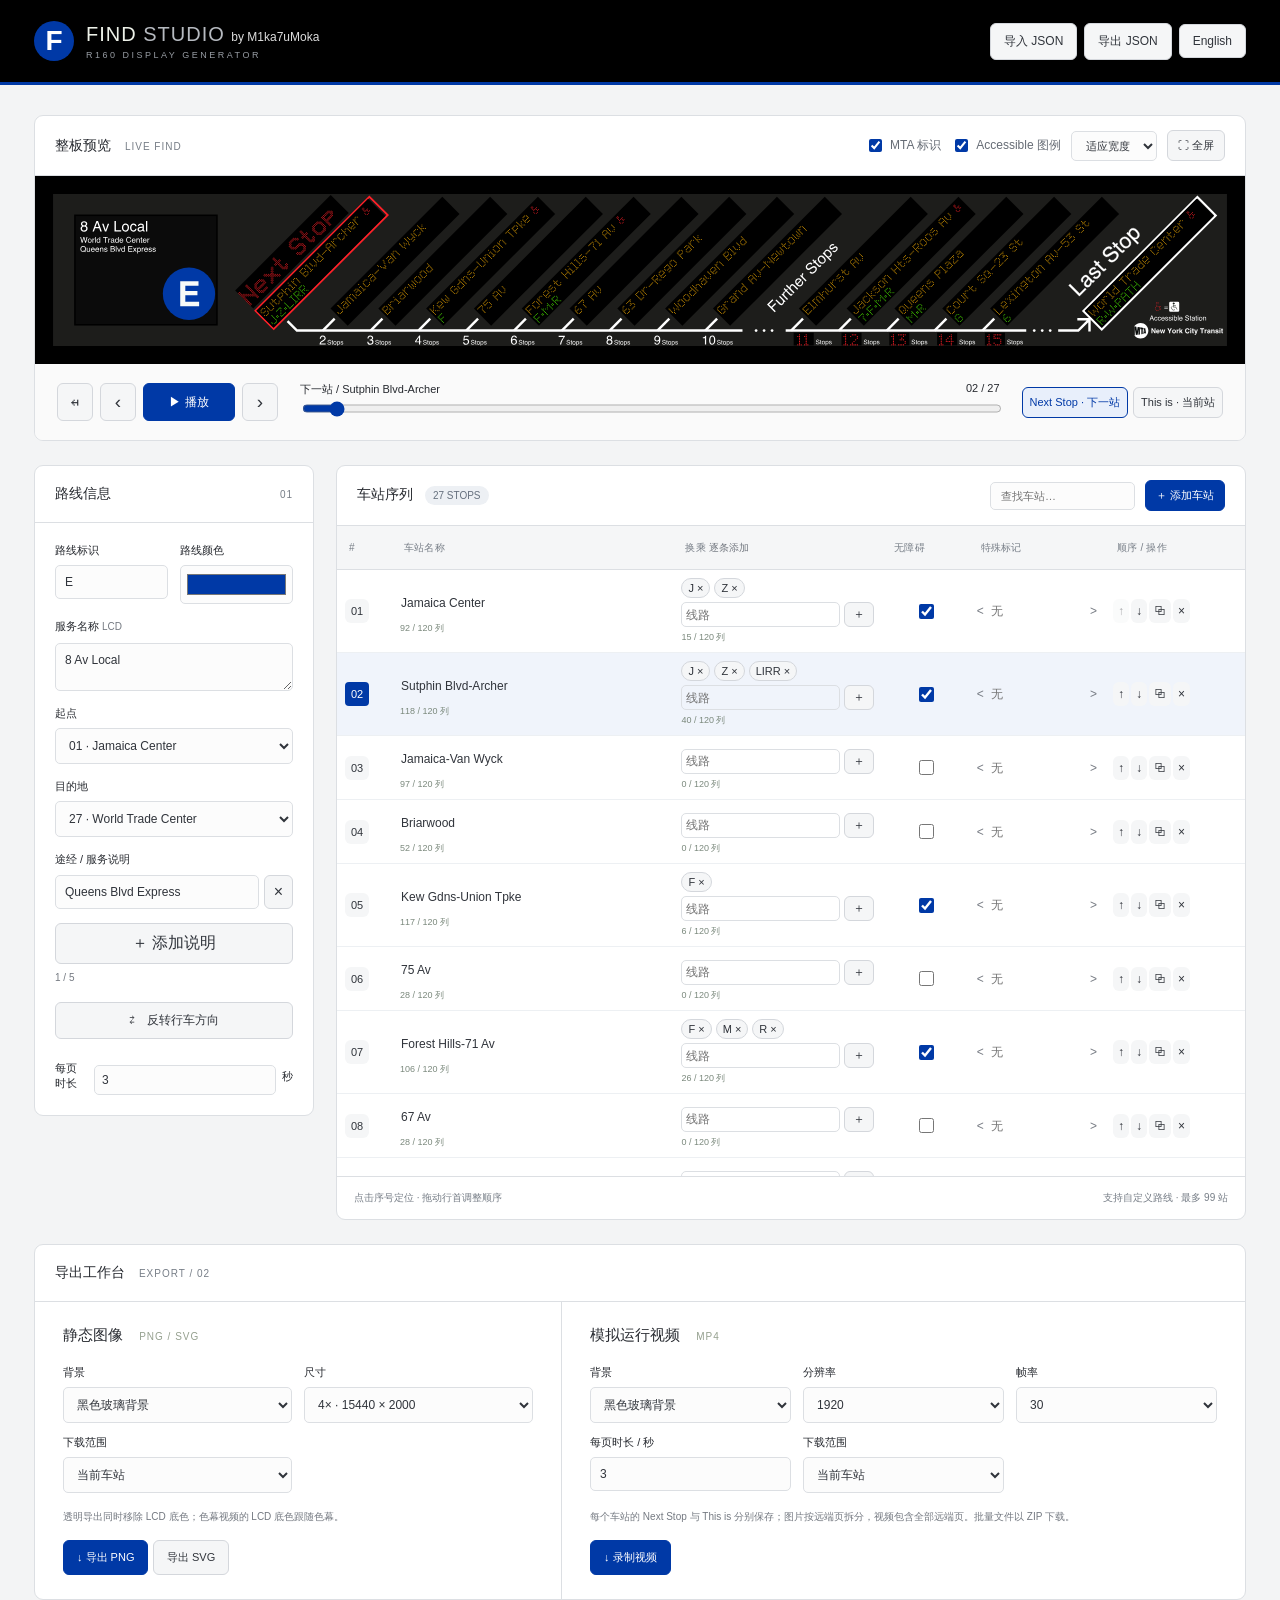
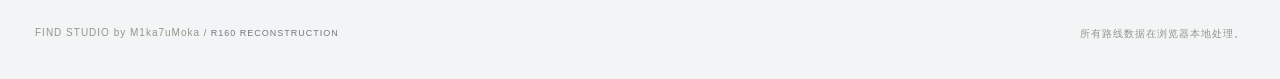
<file: index.html>
<!doctype html><html lang="zh-CN"><head><meta charset="utf-8"><meta name="viewport" content="width=device-width,initial-scale=1"><meta name="theme-color" content="#000000"><title>R160 FIND Studio</title><meta name="description" content="R160 FIND 显示生成器。编辑路线、逐点预览，导出高清图片和视频。"><link rel="stylesheet" href="style.css?v=12"></head><body>
<header><a class="brand" href="./"><span class="brandmark">F</span><span>FIND <b>STUDIO</b> <span class="byline">by M1ka7uMoka</span><small>R160 DISPLAY GENERATOR</small></span></a><div class="header-right"><button id="import">导入 JSON</button><button id="json">导出 JSON</button><button id="language" type="button" aria-label="Switch language">English</button></div></header>
<main><span id="save-state" hidden></span>
<section class="preview-card"><div class="sectionbar"><span><b>整板预览</b> <span class="muted">LIVE FIND</span></span><div><label class="inline"><input id="show-logo" type="checkbox" checked> MTA 标识</label><label class="inline"><input id="show-accessible" type="checkbox" checked> Accessible 图例</label><select id="zoom" aria-label="预览缩放"><option value="1">适应宽度</option><option value="2">2× 检查</option><option value="4">4× 检查</option></select><button id="fullscreen" title="全屏预览">⛶ 全屏</button></div></div><div class="display-well" id="well"><div id="display"></div></div>
<div class="transport"><div class="transport-buttons"><button id="restart" title="回到首站">↤</button><button id="back" title="上一站">‹</button><button class="primary play" id="play">▶ 播放</button><button id="forward" title="下一站">›</button></div><div class="seek"><label for="seek"><span id="current-label"></span><span id="counter"></span></label><input id="seek" type="range" min="0" value="1"></div><div class="mode-buttons" role="group" aria-label="显示界面"><button type="button" data-mode="next" aria-pressed="true">Next Stop · 下一站</button><button type="button" data-mode="this" aria-pressed="false">This is · 当前站</button></div><select hidden id="mode" aria-label="显示状态"><option value="next">Next Stop · 下一站</option><option value="this">This is · 当前站</option></select></div></section>
<div class="editor-layout"><aside><section class="card"><div class="sectionbar"><b>路线信息</b><span class="muted">01</span></div><div class="form"><div class="field-pair"><label>路线标识<input id="bullet" maxlength="5"></label><label>路线颜色<input id="color" type="color"></label></div><label>服务名称 <span class="hint">LCD</span><textarea id="service" rows="2"></textarea></label><label>起点<select id="origin"></select></label><label>目的地<select id="destination"></select></label><div class="service-notes"><label>途经 / 服务说明</label><div id="via-list"></div><button type="button" id="add-via">＋ 添加说明</button><small id="via-count"></small></div><button class="reverse" id="reverse">⇄　反转行车方向</button><label class="timing">每页时长 <input id="farSeconds" type="number" min="1" max="20"> 秒</label></div></section>
</aside>
<section class="card stations"><div class="sectionbar"><span><b>车站序列</b> <span id="station-count" class="count"></span></span><div><input id="search" type="search" placeholder="查找车站…" aria-label="查找车站"><button id="add" class="primary">＋ 添加车站</button></div></div><div class="table-scroll"><table><thead><tr><th class="num">#</th><th>车站名称</th><th>换乘 <span class="hint">逐条添加</span></th><th>无障碍</th><th>特殊标记</th><th class="actions">顺序 / 操作</th></tr></thead><tbody id="rows"></tbody></table></div><div class="table-footer"><span>点击序号定位 · 拖动行首调整顺序</span><span>支持自定义路线 · 最多 99 站</span></div><p id="glyph-warning" role="status"></p></section></div>
<section class="card export-card"><div class="sectionbar"><span><b>导出工作台</b> <span class="muted">EXPORT / 02</span></span></div><div class="exports"><div><h2>静态图像 <span>PNG / SVG</span></h2><div class="export-fields"><label>背景<select id="image-bg"><option value="black">黑色玻璃背景</option><option value="transparent">透明 · Alpha 通道</option></select></label><label>尺寸<select id="image-scale"><option value="1">1× · 3860 × 500</option><option value="2">2× · 7720 × 1000</option><option value="4" selected>4× · 15440 × 2000</option></select></label><label>下载范围<select id="image-scope"><option value="current">当前车站</option><option value="all">全部车站</option></select></label></div><p class="hint">透明导出同时移除 LCD 底色；色幕视频的 LCD 底色跟随色幕。</p><button class="primary" id="png">↓ 导出 PNG</button> <button id="svg">导出 SVG</button> <button id="cancel-images" hidden>取消导出</button><span id="image-progress" role="status"></span></div><div><h2>模拟运行视频 <span>MP4</span></h2><div class="export-fields"><label>背景<select id="video-bg"><option value="black">黑色玻璃背景</option><option value="key">自定义色幕</option></select></label><label id="key-field" hidden>色幕颜色<input id="key" type="color" value="#00ff00"></label><label>分辨率<select id="video-width"><option>1280</option><option selected>1920</option><option>2560</option><option>3840</option></select></label><label>帧率<select id="fps"><option>24</option><option selected>30</option><option>60</option></select></label><label>每页时长 / 秒<input id="duration" type="number" min="1" max="60" value="3"></label><label>下载范围<select id="video-scope"><option value="current">当前车站</option><option value="all">全部车站</option></select></label></div><p class="hint">每个车站的 Next Stop 与 This is 分别保存；图片按远端页拆分，视频包含全部远端页。批量文件以 ZIP 下载。</p><button class="primary" id="video">↓ 录制视频</button> <button id="cancel-video" hidden>取消录制</button><span id="video-progress" role="status"></span></div></div></section>
<footer><span>FIND STUDIO by M1ka7uMoka <span class="muted">/ R160 RECONSTRUCTION</span></span><span>所有路线数据在浏览器本地处理。</span></footer></main><div class="toast" id="toast" role="status" hidden></div><input id="file" type="file" accept="application/json,.json" hidden><script type="module" src="app.js?v=12"></script></body></html>
</file>
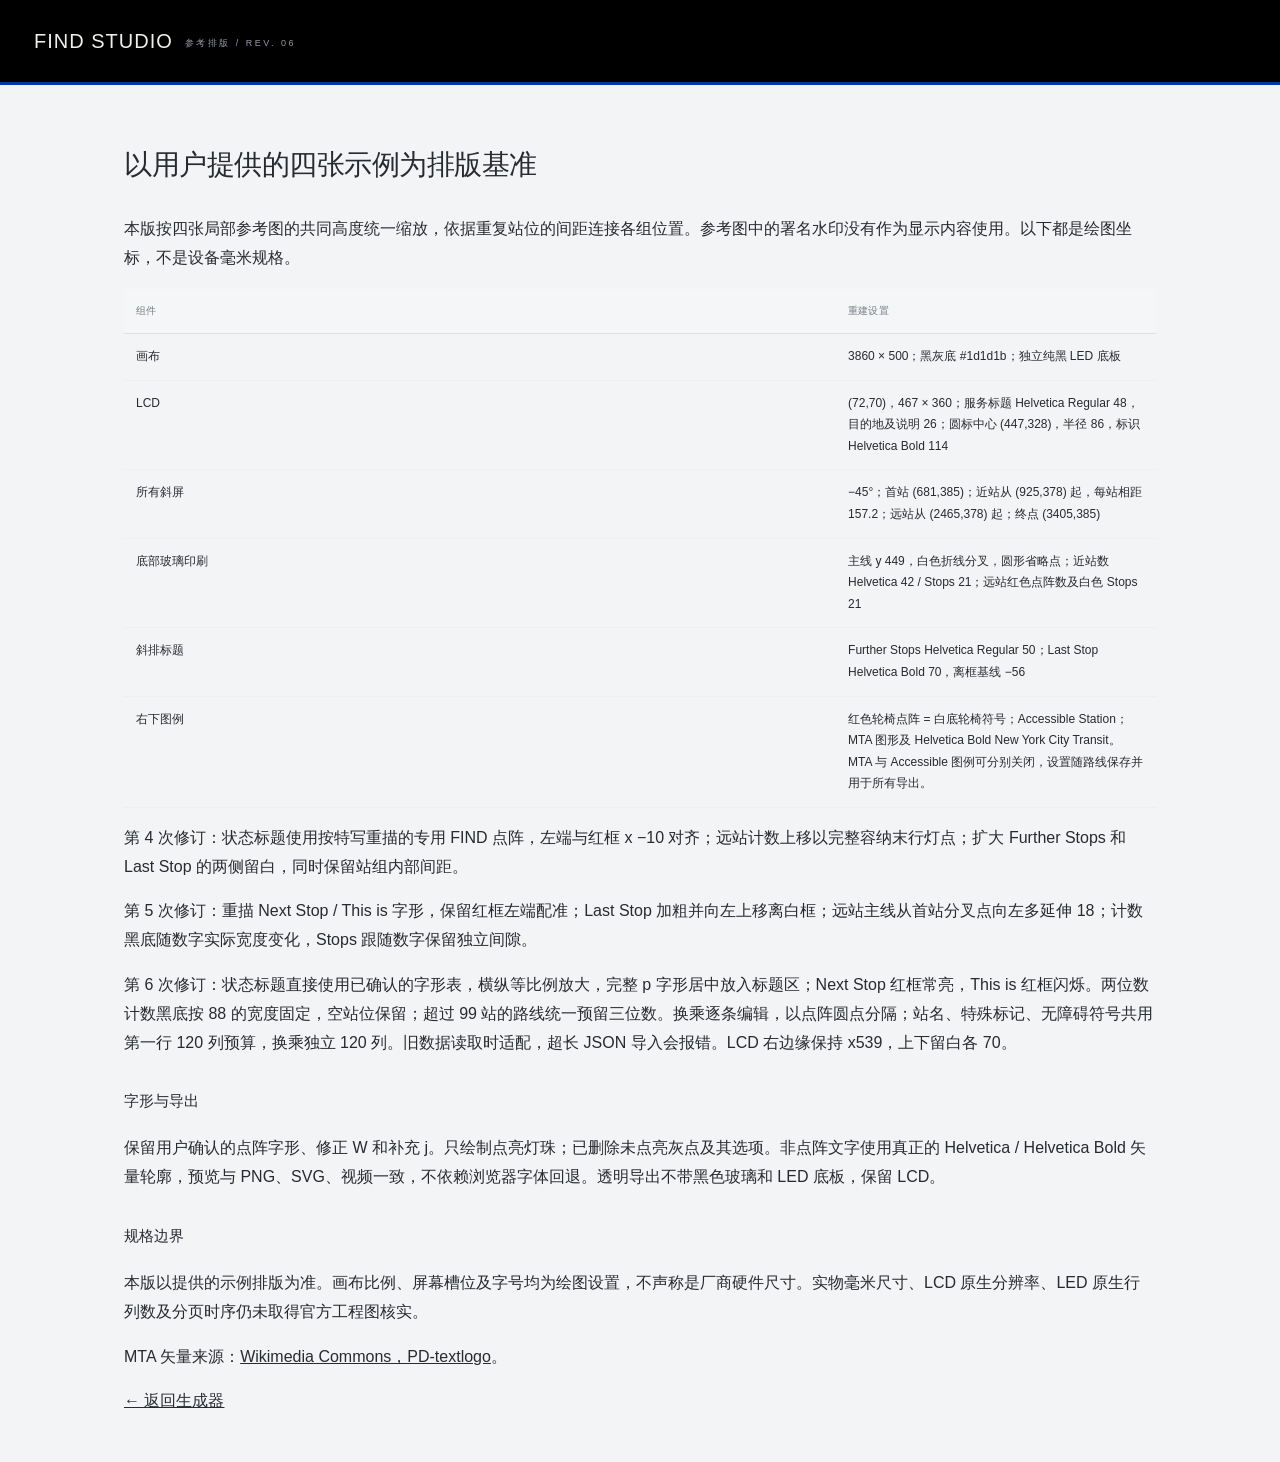
<file: calibration.html>
<!doctype html><html lang="zh-CN"><head><meta charset="utf-8"><meta name="viewport" content="width=device-width,initial-scale=1"><title>FIND · 参考排版记录</title><link rel="stylesheet" href="style.css"></head><body><header><a class="brand" href="./">FIND STUDIO <small>参考排版 / REV. 06</small></a></header><main class="calibration"><h1>以用户提供的四张示例为排版基准</h1><p>本版按四张局部参考图的共同高度统一缩放，依据重复站位的间距连接各组位置。参考图中的署名水印没有作为显示内容使用。以下都是绘图坐标，不是设备毫米规格。</p><table><thead><tr><th>组件</th><th>重建设置</th></tr></thead><tbody><tr><td>画布</td><td>3860 × 500；黑灰底 #1d1d1b；独立纯黑 LED 底板</td></tr><tr><td>LCD</td><td>(72,70)，467 × 360；服务标题 Helvetica Regular 48，目的地及说明 26；圆标中心 (447,328)，半径 86，标识 Helvetica Bold 114</td></tr><tr><td>所有斜屏</td><td>−45°；首站 (681,385)；近站从 (925,378) 起，每站相距 157.2；远站从 (2465,378) 起；终点 (3405,385)</td></tr><tr><td>底部玻璃印刷</td><td>主线 y 449，白色折线分叉，圆形省略点；近站数 Helvetica 42 / Stops 21；远站红色点阵数及白色 Stops 21</td></tr><tr><td>斜排标题</td><td>Further Stops Helvetica Regular 50；Last Stop Helvetica Bold 70，离框基线 −56</td></tr><tr><td>右下图例</td><td>红色轮椅点阵 = 白底轮椅符号；Accessible Station；MTA 图形及 Helvetica Bold New York City Transit。MTA 与 Accessible 图例可分别关闭，设置随路线保存并用于所有导出。</td></tr></tbody></table><p>第 4 次修订：状态标题使用按特写重描的专用 FIND 点阵，左端与红框 x −10 对齐；远站计数上移以完整容纳末行灯点；扩大 Further Stops 和 Last Stop 的两侧留白，同时保留站组内部间距。</p><p>第 5 次修订：重描 Next Stop / This is 字形，保留红框左端配准；Last Stop 加粗并向左上移离白框；远站主线从首站分叉点向左多延伸 18；计数黑底随数字实际宽度变化，Stops 跟随数字保留独立间隙。</p><p>第 6 次修订：状态标题直接使用已确认的字形表，横纵等比例放大，完整 p 字形居中放入标题区；Next Stop 红框常亮，This is 红框闪烁。两位数计数黑底按 88 的宽度固定，空站位保留；超过 99 站的路线统一预留三位数。换乘逐条编辑，以点阵圆点分隔；站名、特殊标记、无障碍符号共用第一行 120 列预算，换乘独立 120 列。旧数据读取时适配，超长 JSON 导入会报错。LCD 右边缘保持 x539，上下留白各 70。</p><h2>字形与导出</h2><p>保留用户确认的点阵字形、修正 W 和补充 j。只绘制点亮灯珠；已删除未点亮灰点及其选项。非点阵文字使用真正的 Helvetica / Helvetica Bold 矢量轮廓，预览与 PNG、SVG、视频一致，不依赖浏览器字体回退。透明导出不带黑色玻璃和 LED 底板，保留 LCD。</p><h2>规格边界</h2><p>本版以提供的示例排版为准。画布比例、屏幕槽位及字号均为绘图设置，不声称是厂商硬件尺寸。实物毫米尺寸、LCD 原生分辨率、LED 原生行列数及分页时序仍未取得官方工程图核实。</p><p>MTA 矢量来源：<a href="https://commons.wikimedia.org/wiki/File:MTA_NYC_logo.svg">Wikimedia Commons，PD-textlogo</a>。</p><p><a href="./">← 返回生成器</a></p></main></body></html>
</file>
<file: style.css>
:root{font-family:Helvetica,Arial,"PingFang SC",sans-serif;color:#1a2822;background:#f2f3ee;font-synthesis:none;--muted:#79827b;--border:#dce0d8;--green:#224c38;--amber:#e5b753}*{box-sizing:border-box}body{margin:0}button,input,select,textarea{font:inherit}button,select{cursor:pointer}button{border:1px solid var(--border);border-radius:6px;background:#fff;padding:9px 13px;color:#33463b;transition:background .15s}button:hover{background:#e8eee7}button:disabled{opacity:.4;cursor:default}input,select,textarea{border:1px solid var(--border);border-radius:5px;background:#fbfcf9;color:#24382c;padding:9px;min-width:0;outline:none}input:focus,select:focus,textarea:focus,button:focus-visible{border-color:#588065;box-shadow:0 0 0 2px #58806525}input[type=color]{padding:4px;height:39px;width:100%}input[type=checkbox]{accent-color:var(--green)}a{color:inherit}header{height:85px;background:#111d17;color:#edf1e8;display:flex;align-items:center;justify-content:space-between;padding:0 34px;gap:20px;border-bottom:3px solid var(--amber)}.brand{display:flex;align-items:center;gap:12px;text-decoration:none;font-size:20px;letter-spacing:2px}.brand b{font-weight:400;color:#a2afa6}.brand small{display:block;font-size:9px;letter-spacing:2.5px;margin-top:4px;color:#8c9d91}.brandmark{display:grid;place-items:center;width:40px;height:40px;background:#e7ba56;color:#111d17;border-radius:50%;font-size:28px;font-weight:bold;letter-spacing:0}.header-right{display:flex;align-items:center;gap:7px}.header-right button{font-size:12px;background:#1e2c24;color:#dae3db;border-color:#344239}.tag{font-size:11px;border:1px solid #48574b;padding:7px 10px;border-radius:20px;margin-right:15px;color:#c2d0c5}main{max-width:1920px;margin:auto;padding:30px 34px}.workspace-head{display:flex;justify-content:space-between;align-items:end;margin-bottom:26px}.eyebrow{color:#768376;font-size:10px;letter-spacing:2px;margin:0 0 12px}h1{font-size:28px;letter-spacing:-.5px;font-weight:500;margin:0 0 10px}.muted,.hint{color:var(--muted)}.muted{font-size:12px}.workspace-head p.muted{margin:0;font-size:13px}.ready{display:flex;align-items:center;gap:8px;font-size:11px;color:#768376}.ready>span:first-child{width:6px;height:6px;border-radius:50%;background:#4b8659}.card,.preview-card{background:#fff;border:1px solid var(--border);border-radius:9px;overflow:hidden}.sectionbar{min-height:57px;padding:14px 20px;border-bottom:1px solid var(--border);display:flex;align-items:center;justify-content:space-between;gap:14px;font-size:14px}.sectionbar>div{display:flex;align-items:center;gap:10px}.sectionbar .muted{margin-left:10px;font-size:10px;letter-spacing:1px}.inline{display:flex;align-items:center;gap:5px;font-size:12px;color:#657569}.sectionbar select,.sectionbar button{font-size:11px;padding:7px 10px}.display-well{padding:34px 30px 26px;background:#222925;overflow:auto;min-height:150px}.display-well:fullscreen{display:flex;align-items:center;padding:30px;background:#111}.display-well svg{width:100%;height:auto;display:block;filter:drop-shadow(0 12px 12px #0005)}#display{width:100%;flex-shrink:0;min-width:700px}.preview-caption{display:flex;justify-content:space-between;background:#222925;color:#88958b;padding:0 30px 20px;font-size:10px;letter-spacing:.3px}.transport{display:flex;gap:22px;align-items:center;padding:18px 22px;background:#fafbf8}.transport-buttons{display:flex;gap:7px}.transport-buttons button{min-width:36px;font-size:19px;padding:7px 10px}.transport-buttons .play{font-size:12px;width:92px}.primary{background:var(--green);color:#fff;border-color:var(--green)}.primary:hover{background:#356347}.seek{flex:1;min-width:120px}.seek label{display:flex;justify-content:space-between;font-size:11px}.seek input{width:100%;accent-color:var(--green);padding:0;height:19px}.transport select{font-size:11px}.timing{font-size:11px;display:flex;align-items:center;gap:6px;white-space:nowrap}.timing input{width:52px;padding:7px}.editor-layout{display:grid;grid-template-columns:280px 1fr;gap:22px;margin:24px 0}aside{display:flex;flex-direction:column;gap:18px}.form{padding:20px;display:flex;flex-direction:column;gap:15px}label{font-size:11px}label>input:not([type=checkbox]):not([type=range]),label>textarea,label>select{display:block;width:100%;margin-top:7px;font-size:12px}.field-pair{display:grid;grid-template-columns:1fr 1fr;gap:12px}textarea{resize:vertical}.form .hint{line-height:1.65;margin:0;font-size:10px}.form .timing input{display:inline;width:52px;margin:0}.reverse{margin:4px 0;background:#f1f4ed;width:100%;font-size:12px}.note{padding:19px;font-size:12px;line-height:1.8}.note p{color:#7a8279;font-size:11px}.note summary{cursor:pointer;font-size:11px}.count{display:inline-block;font-size:10px;background:#edf1e9;padding:4px 8px;border-radius:12px;margin-left:8px;color:#5a715e}.stations{display:flex;flex-direction:column}.stations .sectionbar input{font-size:11px;max-width:180px;padding:7px 10px}.table-scroll{overflow:auto;max-height:650px;flex:1}table{border-collapse:collapse;width:100%;font-size:12px;min-width:720px}thead{position:sticky;top:0;z-index:1;background:#f7f9f4}th{text-align:left;font-weight:400;font-size:10px;letter-spacing:.2px;color:#7b897d;padding:13px 12px;border-bottom:1px solid var(--border)}td{padding:8px 8px;border-bottom:1px solid #edf0e8;height:49px}td input{width:100%;border-color:transparent;background:transparent;padding:7px 4px;font-size:12px}td input:hover{border-color:var(--border)}td:nth-child(2){width:31%}td:nth-child(3){width:23%}td:nth-child(5){width:15%}td:nth-child(4){text-align:center}td input[type=checkbox]{width:15px;height:15px}.num{width:55px}.actions{width:140px}td .number{border:0;background:none;font-size:11px;padding:6px;color:#8b978c;cursor:grab}tr.active{background:#f1f6ed}tr.active .number{background:#27513b;color:white;border-radius:4px}.row-actions{display:flex;gap:2px}.row-actions button{padding:5px;border:0;background:transparent;font-size:12px;color:#879486}.row-actions button:hover{color:#254e38;background:#e6eee0}.row-actions button:last-child:hover{color:#b12b2b}.table-footer{display:flex;justify-content:space-between;padding:14px 17px;font-size:10px;color:#899386;border-top:1px solid var(--border)}#glyph-warning{margin:0;padding:0 17px 12px;font-size:11px;color:#9e6714}#glyph-warning:empty{display:none}.export-card{margin-top:20px}.exports{display:grid;grid-template-columns:1fr 1.3fr}.exports>div{padding:24px 28px}.exports>div+div{border-left:1px solid var(--border)}h2{font-size:15px;font-weight:500;margin:0 0 20px}h2 span{font-size:10px;color:#95a08f;letter-spacing:1px;margin-left:12px}.export-fields{display:grid;grid-template-columns:repeat(3,1fr);gap:12px}.exports>div:first-child .export-fields{grid-template-columns:1fr 1fr}.hint{font-size:10px;line-height:1.7}.exports button{font-size:11px}.exports p{min-height:34px;margin:15px 0}#video-progress{font-size:11px;margin-left:10px;color:#59785e}footer{display:flex;justify-content:space-between;padding:27px 1px 8px;color:#8e988b;font-size:10px;letter-spacing:1px}footer .muted{font-size:9px}.toast{position:fixed;bottom:25px;left:50%;transform:translateX(-50%);background:#193a28;color:white;border-radius:7px;padding:13px 22px;box-shadow:0 8px 30px #0003;font-size:13px;z-index:10;max-width:90vw}@media(min-width:1600px){.display-well{padding:45px 35px 35px}.editor-layout{grid-template-columns:300px 1fr}}@media(max-width:1100px){header{padding:0 20px}.tag{display:none}.editor-layout{grid-template-columns:235px 1fr}main{padding:25px 20px}.transport{gap:10px}.transport .timing{display:none}.exports{grid-template-columns:1fr 1fr}.export-fields{grid-template-columns:repeat(2,1fr)}}@media(max-width:760px){header{height:auto;padding:18px;flex-wrap:wrap}.header-right{flex-wrap:wrap}.header-right button{font-size:10px}.workspace-head .ready{display:none}main{padding:20px 12px}h1{font-size:24px}.editor-layout,.exports{grid-template-columns:1fr}aside{display:grid;grid-template-columns:1fr}.note{display:none}.form{display:grid;grid-template-columns:1fr 1fr}.form .hint{grid-column:1/-1}.transport{flex-wrap:wrap}.seek{order:3;flex-basis:100%}.preview-caption{font-size:8px;gap:12px;padding:0 15px 15px}.display-well{padding:25px 15px}.sectionbar{padding:12px}.stations .sectionbar{flex-wrap:wrap}.exports>div+div{border-left:0;border-top:1px solid var(--border)}footer{letter-spacing:0;font-size:8px}.sectionbar>div{gap:5px}.inline{font-size:10px}}

.unlit-export{margin-top:16px;color:#536756}.preview-card .sectionbar{flex-wrap:wrap}.preview-card .sectionbar>div{flex-wrap:wrap}.calibration{max-width:1100px;line-height:1.8}.calibration table{min-width:0}.calibration td{height:auto;vertical-align:top;padding:12px}.calibration img{width:100%;height:auto}.calibration h1{margin:25px 0}.calibration h2{margin-top:30px}

.transfer-chips{display:flex;flex-wrap:wrap;gap:4px}.transfer-chip{padding:3px 6px;font-size:11px;border-radius:12px;background:#edf2e8}.transfer-add{display:flex;gap:4px;margin-top:4px}.transfer-add input{width:90px;flex:1;border-color:var(--border);padding:4px}.transfer-add button{padding:3px 8px}.transfer-editor small,td [data-width]{font-size:9px;color:#7b897d;display:block;margin-top:4px}.mode-buttons{display:flex;gap:5px;flex-wrap:wrap}.mode-buttons button{font-size:11px;padding:7px}.transport{flex-wrap:wrap}

/* Neutral controls with A/C/E blue for selected and primary actions. */
:root{color:#272a30;background:#f3f4f5;--green:#0039a6;--amber:#0039a6;--muted:#747981;--border:#dcdfe3}header{background:#000;border-bottom-color:#0039a6}.brandmark{background:#0039a6;color:#fff}.brand .byline{font-size:12px;letter-spacing:0;white-space:nowrap;color:#ddd}.brand b{color:#b6bac0}.brand small{color:#969ba2}.brand{letter-spacing:1px}.header-right{flex-wrap:wrap}
.header-right button,button,.reverse,td .number,.row-actions button,.transfer-chip{background:#f5f6f7;color:#30343b;border-color:#d4d7dc}.header-right button:hover,button:hover,.row-actions button:hover,.row-actions button:last-child:hover{background:#e8eaed;color:#171a20}.primary,tr.active .number{background:#0039a6;color:#fff;border-color:#0039a6}.primary:hover{background:#0647ba;color:#fff}.mode-buttons button[aria-pressed=true]{background:#e8effb;color:#0039a6;border-color:#0039a6;box-shadow:none}input,select,textarea{background:#fcfcfc;color:#30343b}input:focus,select:focus,textarea:focus,button:focus-visible{border-color:#0039a6;box-shadow:0 0 0 2px #0039a61f}.inline{color:#666c75}.transport{background:#fafafa}tr.active{background:#f0f4fb}thead{background:#f5f6f7}.count{background:#edf0f4;color:#66707e}.sectionbar .muted,.note p,th,.table-footer{color:#777e87}td{border-bottom-color:#edf0f3}
.display-well,.display-well:fullscreen{background:#000;padding:18px}.display-well:fullscreen{padding:30px}.display-well svg{filter:none}#display{min-width:0;border:0;padding:0;background:transparent;box-sizing:border-box}.display-well:fullscreen #display{padding:0}
td:nth-child(2) input{padding-left:0;text-align:left}td [data-width]{padding-left:0;text-align:left}.exports p{min-height:0}.toast{background:#202020}[hidden]{display:none!important}.form select{max-width:100%}#image-progress{font-size:11px;margin-left:8px}.timing input{width:58px}.marker-input{display:flex;align-items:center;gap:2px;color:#747981}.marker-input input{flex:1;min-width:0}.timing{white-space:normal}

.service-notes{display:flex;flex-direction:column;gap:8px}.note-row{display:flex;gap:5px;margin-bottom:6px}.note-row input{width:100%;font-size:12px}.note-row button{padding:5px 9px}.service-notes small{font-size:10px;color:var(--muted)}
@media(max-width:760px){.service-notes{grid-column:1/-1}}
</file>
